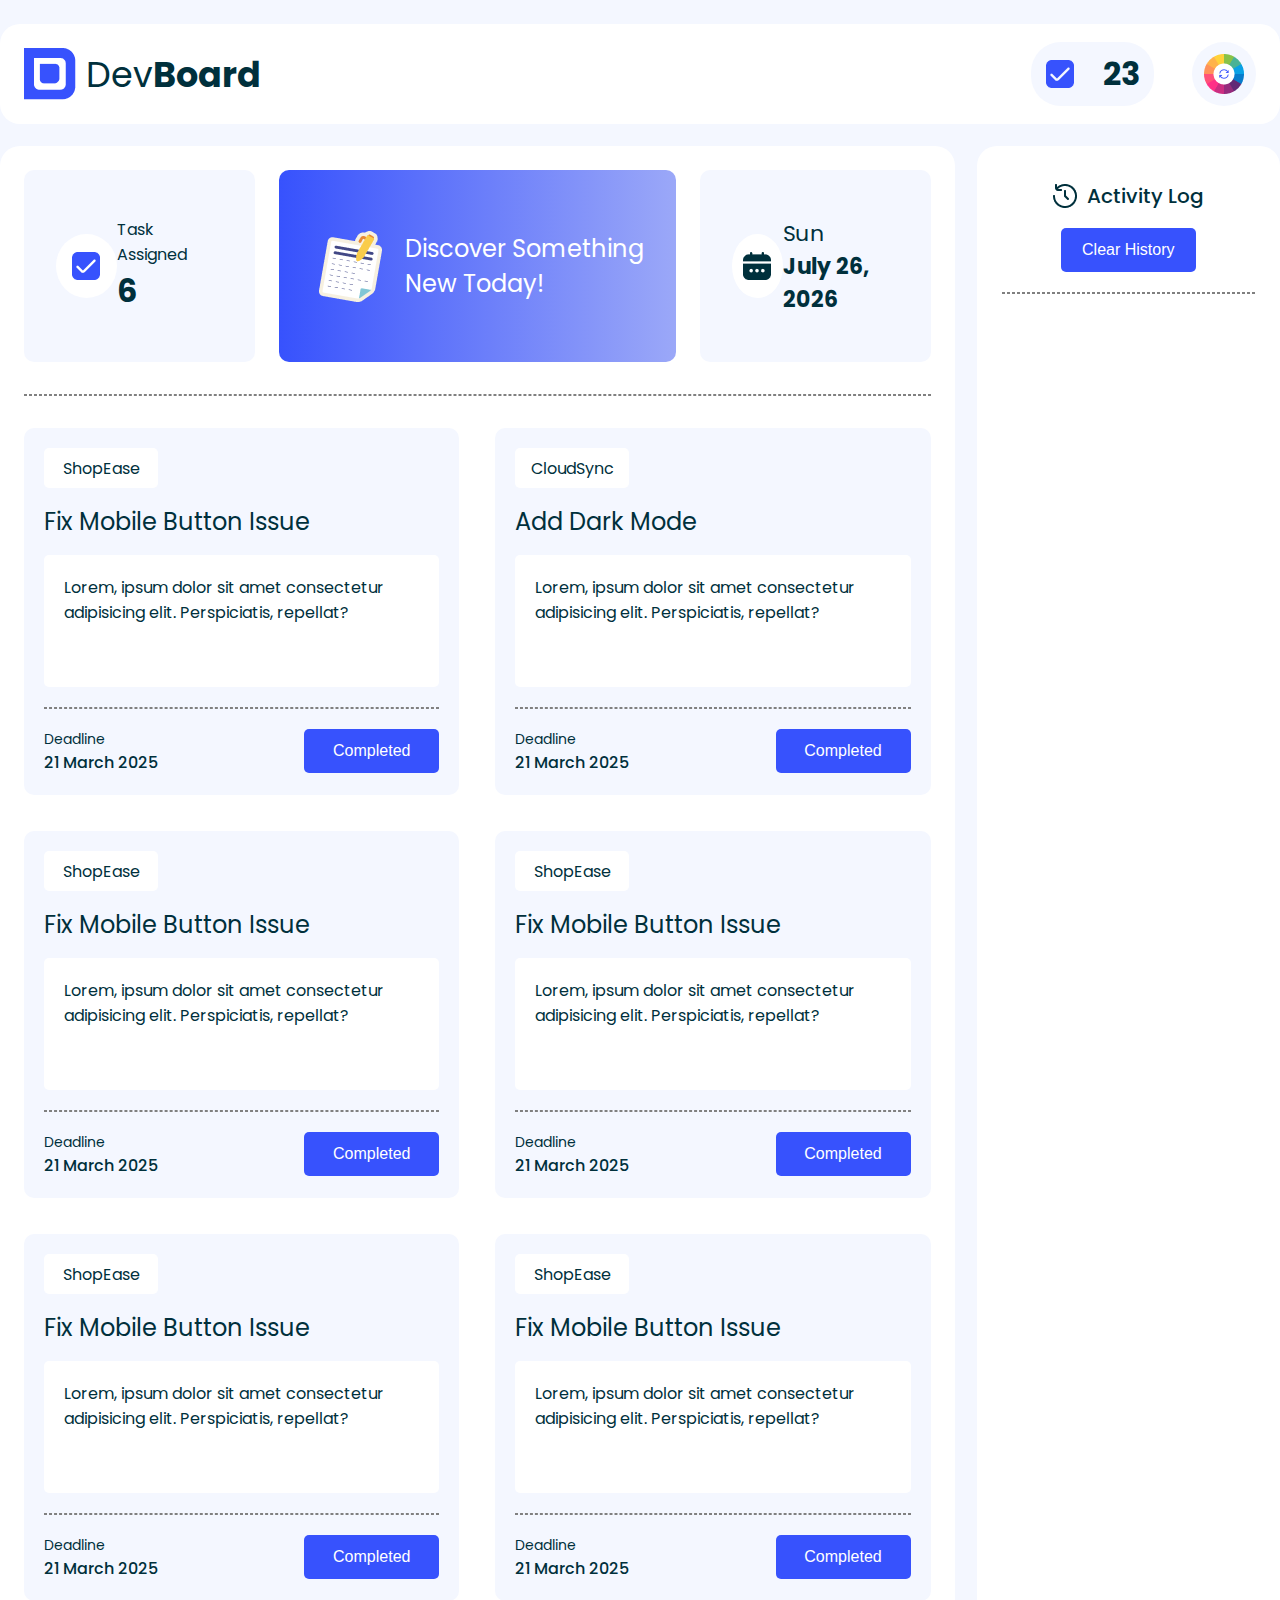
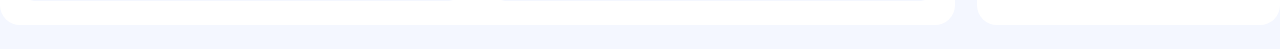
<file: index.html>
<!DOCTYPE html>
<html lang="en">
<head>
  <meta charset="UTF-8">
  <meta name="viewport" content="width=device-width, initial-scale=1.0">
  <link rel="stylesheet" href="styles.css">
  <title>Dev-Board</title>
</head>
<body class="font-poppins-serif primary-bg primary-color">
  <div class="container">
    <header class="header flex-row secondary-bg" style="grid-area: header;">
      <div class="logo flex-row">
        <img class="logo-img" src="./assets/logo.png" alt="">
        <p>Dev<span class="logo-span primary-color">Board</span> </p>
      </div>

      <div class="nav-links flex-row">
        <div class="checkbox primary-bg">
          <img src="./assets/checkbox.png" alt="">
          <span class="checkbox-number">23</span>
        </div>
        <div id="theme-btn-div" class="theme-btn-div flex-row primary-bg">
          <img class="theme-btn" src="./assets/theme-btn.png" alt="">
        </div>
        
      </div>
          
    </header>

    <main class="main secondary-bg" style="grid-area: main;">
      <div class="top-main flex-row">
        <div class="left primary-bg common-main">
          <div class="checkbox-main secondary-bg">
            <img src="./assets/checkbox.png" alt="">
          </div>
          <div class="left-desc">
            <p class="p1-main-left">Task Assigned</p>
            <h1 class="h1-main-left">6</h1>
          </div>
        </div>

        <div class="middle common-main">
          <img src="./assets/board.png" alt="">
          <div class="middle-desc">
            <a href="./blogs.html" class="middle-desc-p secondary-color">Discover Something</a> <br>
            <a href="./blogs.html" class="middle-desc-p2 secondary-color">New Today!</a>
          </div>
        </div>
        
        <div class="right primary-bg common-main">
          <div class="calender-main secondary-bg">
            <img src="./assets/calender.png" alt="">
          </div>
          <div class="right-desc">
            <p id="p1-main-right" class="p1-main-right">Wed</p>
            <h1 id="h1-main-right" class="h1-main-right">Jul 28, 2025</h1>
          </div>
        </div>

      </div>
      
      <hr class="horizontal-main">

      <div class="bottom-main">
        <div class="main-card primary-bg">
          <div class="main-card-top secondary-bg">
            <p>ShopEase</p>
          </div>
          <p class="main-card-head">Fix Mobile Button Issue</p>

          <div class="main-card-desc">Lorem, ipsum dolor sit amet consectetur adipisicing elit. Perspiciatis, repellat?</div>

          <hr class="horizontal">

          <div class="main-card-bottom flex-row">
            <div class="deadline">
              <p class="deadline-title">Deadline</p>
              <p class="deadline-date">21 March 2025</p>
            </div>
            <button class="primary-btn main-primary-btn">Completed</button>
          </div>
        </div>
        <div class="main-card primary-bg">
          <div class="main-card-top secondary-bg">
            <p>CloudSync</p>
          </div>
          <p class="main-card-head">Add Dark Mode</p>

          <div class="main-card-desc">Lorem, ipsum dolor sit amet consectetur adipisicing elit. Perspiciatis, repellat?</div>

          <hr class="horizontal">

          <div class="main-card-bottom flex-row">
            <div class="deadline">
              <p class="deadline-title">Deadline</p>
              <p class="deadline-date">21 March 2025</p>
            </div>
            <button class="primary-btn main-primary-btn">Completed</button>
          </div>
        </div>
        <div class="main-card primary-bg">
          <div class="main-card-top secondary-bg">
            <p>ShopEase</p>
          </div>
          <p class="main-card-head">Fix Mobile Button Issue</p>

          <div class="main-card-desc">Lorem, ipsum dolor sit amet consectetur adipisicing elit. Perspiciatis, repellat?</div>

          <hr class="horizontal">

          <div class="main-card-bottom flex-row">
            <div class="deadline">
              <p class="deadline-title">Deadline</p>
              <p class="deadline-date">21 March 2025</p>
            </div>
            <button class="primary-btn main-primary-btn">Completed</button>
          </div>
        </div>
        <div class="main-card primary-bg">
          <div class="main-card-top secondary-bg">
            <p>ShopEase</p>
          </div>
          <p class="main-card-head">Fix Mobile Button Issue</p>

          <div class="main-card-desc">Lorem, ipsum dolor sit amet consectetur adipisicing elit. Perspiciatis, repellat?</div>

          <hr class="horizontal">

          <div class="main-card-bottom flex-row">
            <div class="deadline">
              <p class="deadline-title">Deadline</p>
              <p class="deadline-date">21 March 2025</p>
            </div>
            <button class="primary-btn main-primary-btn">Completed</button>
          </div>
        </div>
        <div class="main-card primary-bg">
          <div class="main-card-top secondary-bg">
            <p>ShopEase</p>
          </div>
          <p id="main-card-head" class="main-card-head">Fix Mobile Button Issue</p>

          <div class="main-card-desc">Lorem, ipsum dolor sit amet consectetur adipisicing elit. Perspiciatis, repellat?</div>

          <hr class="horizontal">

          <div class="main-card-bottom flex-row">
            <div class="deadline">
              <p class="deadline-title">Deadline</p>
              <p class="deadline-date">21 March 2025</p>
            </div>
            <button class="primary-btn main-primary-btn">Completed</button>
          </div>
        </div>
        <div class="main-card primary-bg">
          <div class="main-card-top secondary-bg">
            <p>ShopEase</p>
          </div>
          <p class="main-card-head">Fix Mobile Button Issue</p>

          <div class="main-card-desc">Lorem, ipsum dolor sit amet consectetur adipisicing elit. Perspiciatis, repellat?</div>

          <hr class="horizontal">

          <div class="main-card-bottom flex-row">
            <div class="deadline">
              <p class="deadline-title">Deadline</p>
              <p class="deadline-date">21 March 2025</p>
            </div>
            <button class="primary-btn main-primary-btn">Completed</button>
          </div>
        </div>
      </div>

    </main>

    <div class="sidebar secondary-bg " style="grid-area: sidebar;">
      <div class="sidebar-main flex-col">
        <div class="activity">
          <span class="activity-icon">
            <img src="./assets/activity.png" alt="">
          </span>
          <span>
            <p>Activity Log</p>
          </span>
        </div>
        <button id="clear-btn" class="primary-btn clear-btn">Clear History</button>        
      </div>

      <hr class="horizontal">

      <div class="activity-log" id="activity-log">
        <!-- <p class="activity-log-p primary-bg">Lorem ipsum dolor sit amet consectetur adipisicing elit. Quis ut in, cum laudantium aspernatur doloribus dolor odio? Quam, ullam sunt..</p>
        <p class="activity-log-p primary-bg">Lorem ipsum dolor sit amet consectetur adipisicing elit. Quis ut in, cum laudantium aspernatur doloribus dolor odio? Quam, ullam sunt..</p>
        <p class="activity-log-p primary-bg">Lorem ipsum dolor sit amet consectetur adipisicing elit. Quis ut in, cum laudantium aspernatur doloribus dolor odio? Quam, ullam sunt..</p> -->
      </div>


    </div>
  </div>

  <script>
    

  </script>
  
  <script src="scripts.js"></script>
</body>
</html>
</file>
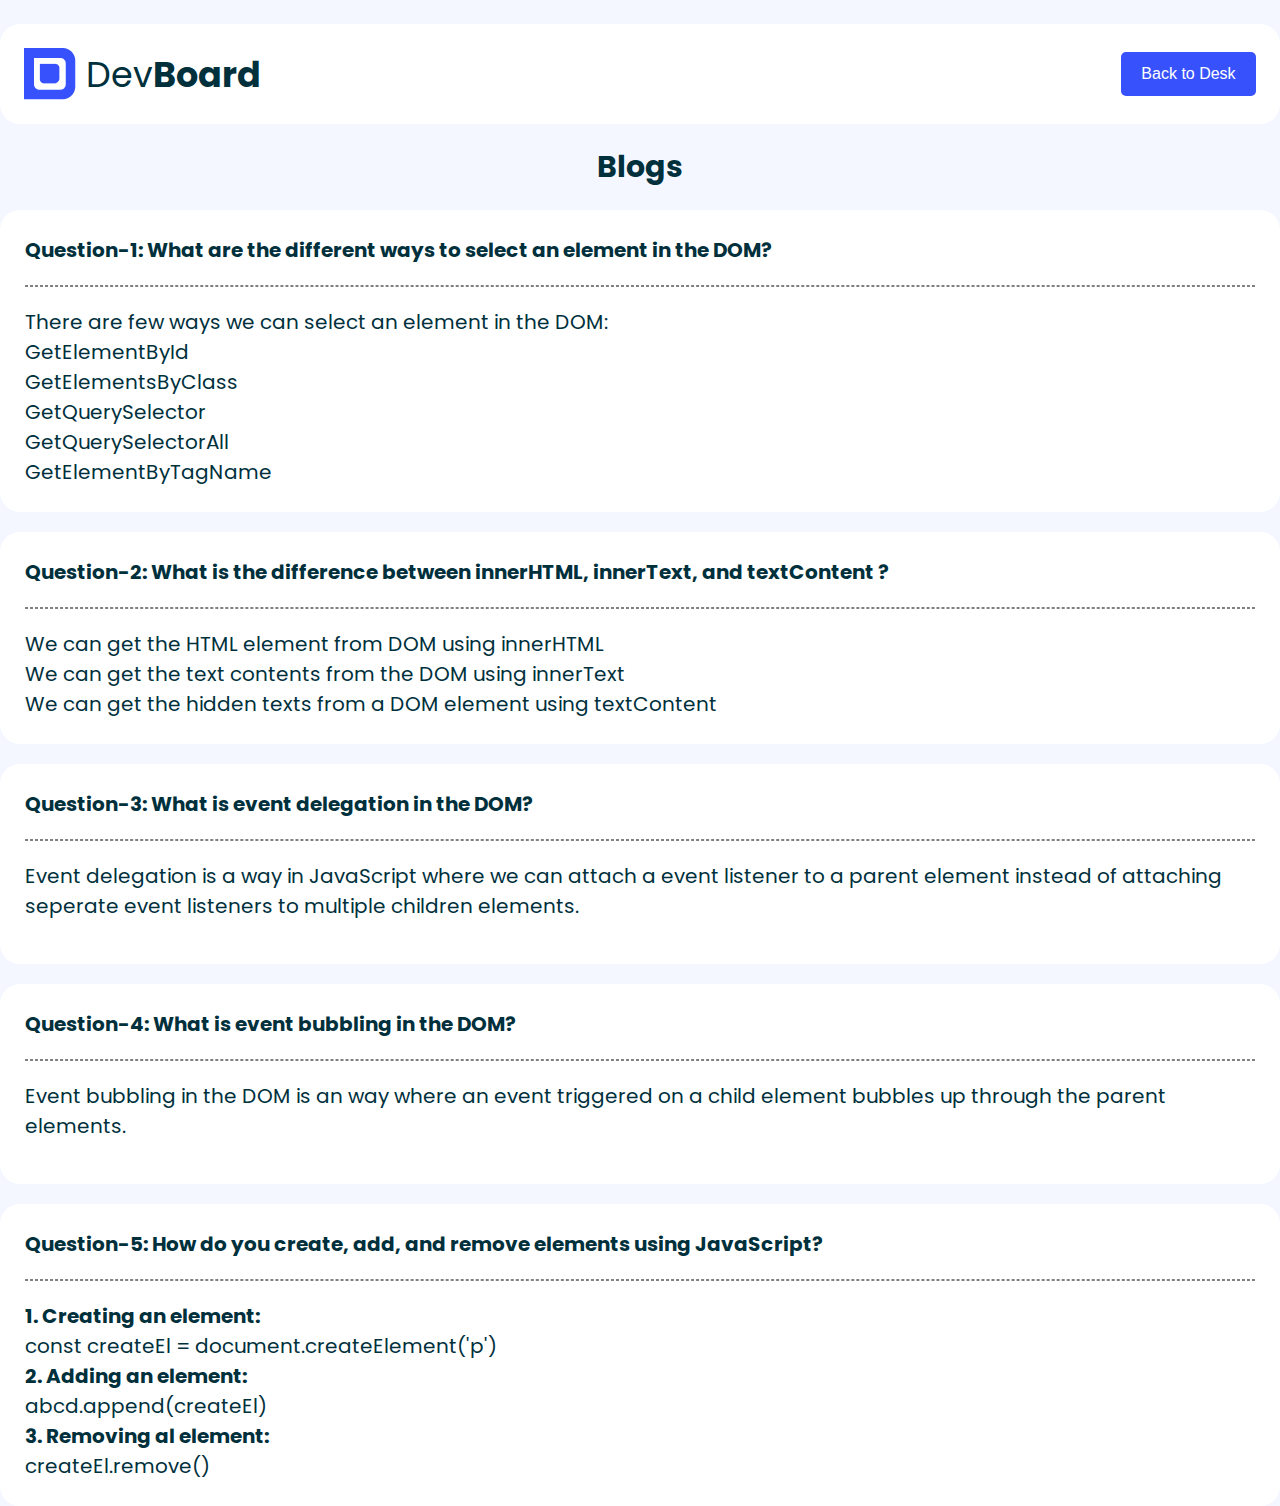
<file: blogs.html>
<!DOCTYPE html>
<html lang="en">
<head>
  <meta charset="UTF-8">
  <meta name="viewport" content="width=device-width, initial-scale=1.0">
  <title>Blogs</title>
  <link rel="stylesheet" href="./blogs.css">
  <link rel="stylesheet" href="./styles.css">
</head>
<body class="font-poppins-serif primary-bg primary-color">
  <div class="blog-container">
    <header class="header flex-row secondary-bg" style="grid-area: header;">
      <div class="logo flex-row">
        <img class="logo-img" src="./assets/logo.png" alt="">
        <p>Dev<span class="logo-span primary-color">Board</span> </p>
      </div>

      <div class="nav-links flex-row">
        <button class="primary-btn">
          <a class="secondary-color" href="./index.html">Back to Desk</a>
        </button>
      </div>
    </header>

    <h1 class="blog-head">Blogs</h1>

    <div class="blog primary-bg" style="grid-area: blog;">
      <div class="card secondary-bg">
        <h1>Question-1: What are the different ways to select an element in the DOM?</h1>
        <hr class="horizontal">
        <p>
          There are few ways we can select an element in the DOM:
          <li>GetElementById</li>
          <li>GetElementsByClass</li>
          <li>GetQuerySelector</li>
          <li>GetQuerySelectorAll</li>
          <li>GetElementByTagName</li>
        </p>
      </div>
      <div class="card secondary-bg">
        <h1>Question-2: What is the difference between innerHTML, innerText, and textContent ?</h1>
        <hr class="horizontal">
        <p>
          <li>We can get the HTML element from DOM using innerHTML</li>
          <li>We can get the text contents from the DOM using innerText</li>
          <li>We can get the hidden texts from a DOM element using textContent</li>
        </p>
      </div>
      <div class="card secondary-bg">
        <h1>Question-3: What is event delegation in the DOM?</h1>
        <hr class="horizontal">
        <p>Event delegation is a way in JavaScript where we can attach a event listener to a parent element instead of attaching seperate event listeners to multiple children elements.</p>
      </div>

      <div class="card secondary-bg">
        <h1>Question-4: What is event bubbling in the DOM?</h1>
        <hr class="horizontal">
        <p>Event bubbling in the DOM is an way where an event triggered on a child element bubbles up through the parent elements.</p>
      </div>

      <div class="card secondary-bg">
        <h1>Question-5: How do you create, add, and remove elements using JavaScript?</h1>
        <hr class="horizontal">
        <p>
          <h1>1. Creating an element:</h1>
          <li>const createEl = document.createElement('p')</li>
          <h1>2. Adding an element:</h1>
          <li>abcd.append(createEl)</li>
          <h1>3. Removing al element:</h1>
          <li>createEl.remove()</li>
        </p>
      </div>
    </div>
  </div>
  
  
</body>
</html>
</file>
<file: styles.css>
@import url('https://fonts.googleapis.com/css2?family=Poppins:ital,wght@0,100;0,200;0,300;0,400;0,500;0,600;0,700;0,800;0,900;1,100;1,200;1,300;1,400;1,500;1,600;1,700;1,800;1,900&display=swap');

html {
  font-size: 62.5%;
}

* {
  margin: 0;
  padding: 0;
  list-style: none;
  text-decoration: none;
}

.font-poppins-serif {
  font-family: "Poppins", sans-serif;

}

.primary-color {
  color: rgba(0, 48, 60, 1); 
}

.secondary-color {
  color: white;
}

.primary-btn {
  height: 44px;
  width: 135px;
  background-color: rgba(55, 82, 253, 1);
  color: white;
  font-size: 1.6rem;
  border: none;
  border-radius: 5px;
  font-weight: 500;

  /* opacity: 20%; */
}

.primary-bg {
  background-color: rgba(244, 247, 255, 1);
}

.secondary-bg {
  background-color: white;
}

.flex-row {
  display: flex; 
}

.flex-col {
  display: flex;
  flex-direction: column;
}


.container {
  margin: 24px auto;
  max-width: 1536px;
  display: grid;
  grid-template-columns: repeat(4, 1fr);
  grid-template-rows: 100px 1fr;
  gap: 22px;

  grid-template-areas: 
  "header header header header"
  "main main main sidebar";
}




.header {
  align-items: center;
  font-size: 3.5rem;
  justify-content: space-between;
  align-items: center;
  padding: 24px;
  border-radius: 20px;
}



.logo {
  flex-direction: row;
  justify-content: center;
  align-items: center;
  gap: 10px;
}

.logo-img {
  height: 52px;
  width: 52px;
}


.logo-span {
  font-weight: bold;
}

.label-check {
  background-color: blue;
}

.nav-links {
  justify-content: center;
  align-items: center;
  gap: 38px;
}

.theme-btn-div {
  height: 64px;
  width: 64px;

  justify-content: center;
  align-items: center;

  border-radius: 50%;

}

.theme-btn {
  width: 40px;
  height: 40px;

}

.checkbox {
  height: 64px;
  width: 123px;
  border-radius: 30px;
  font-weight: bold;
  font-size: 3.2rem;

  display: flex;
  flex-direction: row;
  justify-content: space-around;
  align-items: center;
}




/* Main section ------------------------------ */

.main {
  /* background-color: yellow; */
  border-radius: 20px;
  padding: 24px;

}

.top-main {
  gap: 24px;
}

.common-main {
  display: flex;
  flex-direction: row;
  justify-content: space-between;
  align-items: center;
  padding: 32px;
  height: 128px;
  border-radius: 10px;
}

.left {
  justify-content: space-between;
  align-items: center;
}

.p1-main-left {
  font-size: 1.6rem;
}

.h1-main-left {
  font-size: 3.2rem;
}

.p1-main-right {
  font-size: 2.2rem;
}

.h1-main-right {
  font-size: 2.2rem;
  font-weight: bold;
}

.checkbox-main, .calender-main {
  height: 64px;
  width: 64px;
  border-radius: 50%;
  display: flex;
  flex-direction: row;
  justify-content: center;
  align-items: center;
}


.sidebar {
  background-color: g;
}


.left {
  flex: 1;
}

.middle {
  flex: 2;
  background: linear-gradient(to right, #3752FD 0%, #6C7FFA 53%, #9BA8F8 100%);
}

.middle-desc {
  font-size: 2.4rem;
  color: white;
}

.right {
  flex: 1;
}

.horizontal-main {
  margin: 32px 0;
  border: 0.5px dashed gray;
}

.horizontal {
  margin: 20px 0;
  border: 0.5px dashed gray;
}


.bottom-main {
  display: grid;
  /* grid-template-columns: repeat(3, 1fr);
  grid-template-rows: repeat(2, 1fr); */

  grid-template-columns: repeat(auto-fit, minmax(300px, 1fr));
  grid-template-rows: repeat(auto-fit, 1fr);

  color: rgba(0, 48, 60, 1);

  gap: 36px;
}

.main-card {
  border-radius: 10px;
  padding: 20px;
}


.main-card-top {
  width: 114px;
  height: 40px;

  font-size: 1.6rem;
  text-align: center;

  display: flex;
  flex-direction: column;
  justify-content: center;
  align-items: center;

  border-radius: 5px;
}


.main-card-head {
  font-size: 2.4rem;
  font-weight: 400;
  margin: 16px 0;
}

.main-card-desc {
  height: 92px;
  background-color: white;
  padding: 20px;
  border-radius: 5px;
  font-size: 1.6rem;
}

.main-card-bottom {
  font-size: 1.6rem;
  justify-content: space-between;
}

.deadline-title {
  font-size: 1.4rem;
  font-weight: 400;
}

.deadline-date {
  font-size: 1.6rem;
  font-weight: 500;
}



/* Sidebar----------------------------------- */

.sidebar {
  padding: 25px;

  border-radius: 20px;
}

.sidebar-main {
  align-items: center;
  /* margin-top: 20px; */

}

.activity-icon {
  height: 24px;
  width: 24px;
}

.activity {
  /* background-color: yellow; */

  display: flex;
  justify-content: center;
  align-items: center;
  gap: 10px;
  height: 50px;

  font-size: 2rem;
  font-weight: 500;

  margin-bottom: 7px;
}

.activity-log-p {
  min-height: 48px;
  text-align: left;
  font-size: 1.6rem;
  border-radius: 5px;
  padding: 10px;
  margin: 20px 0;
}




  /* @media (min-width: 576px) {
    .container {
    margin: 0 auto;

    display: grid;
    grid-template-columns: repeat(4, 1fr);
    grid-template-rows: 100px 1fr 1fr;
    gap: 22px;

    grid-template-areas: 
    "header header header header"
    "main main main main"
    "sidebar sidebar siderbar sidebar"
    ;
  }
} */
</file>
<file: blogs.css>
.blog-container {
  margin: 24px auto;
  max-width: 1536px;

  display: grid;
  grid-template-columns: repeat(1, 1fr);
  grid-template-rows: 100px 1fr;
  gap: 20px;

  grid-template-areas: 
  "header"
  "blog-head"
  "blog"
  ;
}

.blog {
  height: 100vh;
  border-radius: 20px;

}

.blog-head {
  text-align: center;
  font-weight: bold;
  font-size: 3rem;
}

.card {
  min-height: 150px;
  margin-bottom: 20px;
  padding: 25px;

  border-radius: 20px;

  /* border: 1px solid red; */
}

.card > p, .card > li {
  font-size: 2rem;
}


.card > p > h3 {
  font-size: 10rem;
}
</file>
